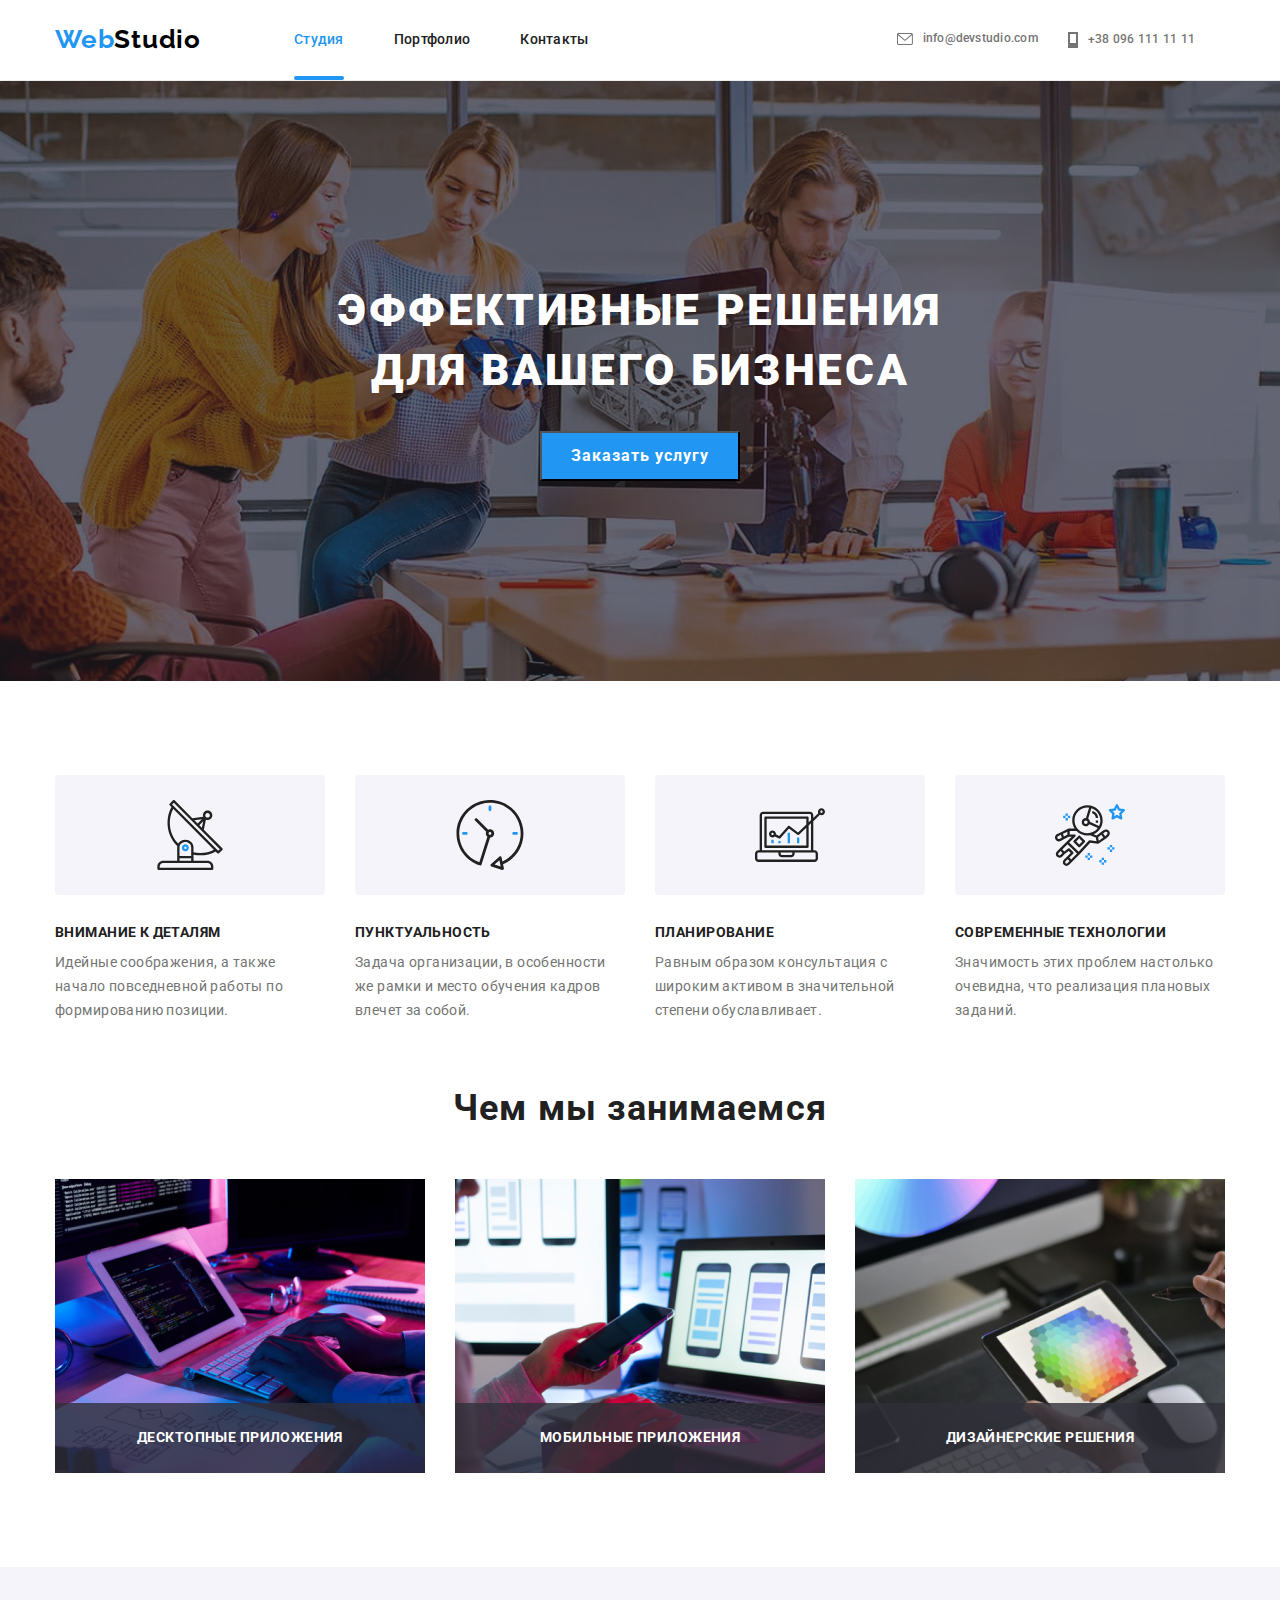
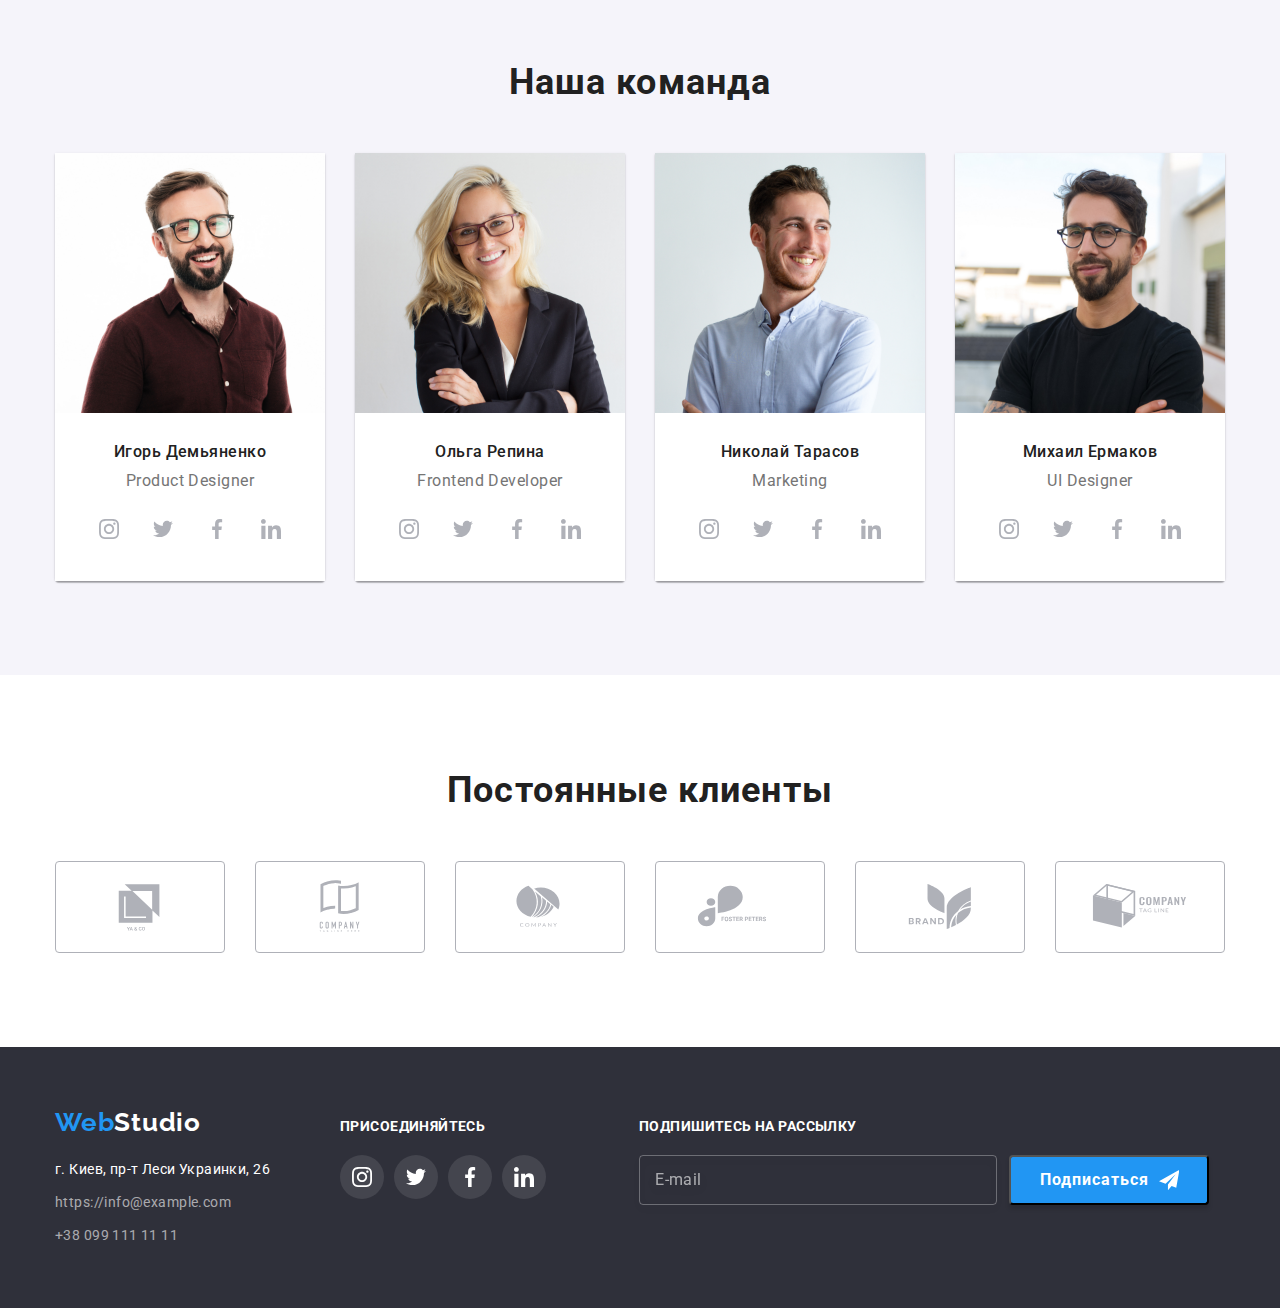
<file: index.html>
<!DOCTYPE html>
<html lang="ru">

<head>
    <meta charset="UTF-8">
    <meta http-equiv="X-UA-Compatible" content="IE=edge">
    <meta name="viewport" content="width=device-width, initial-scale=1.0">
    <title>Document</title>
    <link rel="preconnect" href="https://fonts.googleapis.com">
    <link rel="preconnect" href="https://fonts.gstatic.com" crossorigin>
    <link
        href="https://fonts.googleapis.com/css2?family=Raleway:wght@700&family=Roboto:wght@400;500;700;900&display=swap"
        rel="stylesheet">
    <link rel="stylesheet"
        href="https://cdnjs.cloudflare.com/ajax/libs/modern-normalize/1.1.0/modern-normalize.min.css">
    <link rel="stylesheet" href="./css/main.min.css">
</head>

<body>
    <!-- Шапка сайта  -->
    <header class="header">
        <div class="container header__container">
            <nav class="menu">
                <a class="link logo menu__logo" href="./index.html">Web<span class="menu__logo-dark">Studio</span></a>
                <ul class="list navigation">
                    <li class="navigation__item"><a class="link navigation__link navigation__link-active"
                            href="./index.html">Студия</a></li>
                    <li class="navigation__item"><a class="link navigation__link" href="./portfolio.html">Портфолио</a>
                    </li>
                    <li class="navigation__item"><a class="link navigation__link" href="">Контакты</a></li>
                </ul>
            </nav>
            <ul class="list contacts header__contacts">
                <li class="contacts__item"><a class="link contacts__link" href="mailto:http://info@devstudio.com">
                        <svg class="contacts__icon" width="16" height="12">
                            <use href="./images/icons.svg#icon-mail"></use>
                        </svg>
                        info@devstudio.com</a></li>
                <li class="contacts__item"><a class="link contacts__link" href="tel:+380961111111">
                        <svg class="contacts__icon" width="10" height="16">
                            <use href="./images/icons.svg#icon-tel"></use>
                        </svg>
                        +38 096 111 11 11</a></li>
            </ul>
            <button type="button" 
                class="menu__btn" >
                <svg 
                    width="40" 
                    height="40"
                    aria-label="Переключатель мобильного меню"
                >
                    <use class="menu__btn-icon-menu" href="./images/icons.svg#icon-mob-menu"></use>
                </svg>
            </button>
        </div>
        <div class="menu-mob is-hidden">
            <div class="container">
                <div class="menu-mob__top">
                    <button type="button" class="menu__btn-close">
                        <svg width="40" height="40" aria-label="Переключатель мобильного меню">
                            <use class="menu__btn-icon-close" href="./images/icons.svg#icon-close"></use>
                        </svg>
                    </button>
                    <ul class="list menu-mob__list">
                        <li class="menu-mob__item"><a class="link menu-mob__link menu-mob__link-active"
                                href="./index.html">Студия</a>
                        </li>
                        <li class="menu-mob__item"><a class="link menu-mob__link" href="./portfolio.html">Портфолио</a></li>
                        <li class="menu-mob__item"><a class="link menu-mob__link" href="">Контакты</a></li>
                    </ul>
                </div>
                <div class="menu-mob__bottom">
                    <ul class="list menu-mob__contacts">
                        <li class="menu-mob__contacts__item"><a class="link menu-mob__contacts__tel"
                                href="tel:+380961111111">
                                +38 096 111 11 11</a></li>
                        <li class="menu-mob__contacts__item"><a class="link menu-mob__contacts__mail"
                                href="mailto:http://info@devstudio.com">
                                info@devstudio.com</a></li>
                    </ul>
                    <ul class="list menu-mob__social__list">
                        <li class="menu-mob__social__item">Instagram</li>
                        <li class="menu-mob__social__item">Twitter</li>
                        <li class="menu-mob__social__item">Facebook</li>
                        <li class="menu-mob__social__item">LinkedIn</li>
                    </ul>
                </div>
            </div>
        </div>
    </header>

    <main>
        <!-- Секция с кнопкой -->
        <section class="overlay">
            <div class="container overlay__container">
                <h1 class="overlay__title">Эффективные решения для вашего бизнеса</h1>
                <button class="overlay__btn button" type="button" data-modal-open>Заказать услугу</button>
            </div>
        </section>


        <!-- Секция с нашими осебенностями -->
        <section class="section">
            <div class="container">
                <h2 class="visually-hidden">Особенности</h2>
                <ul class="list features">
                    <li class="features__item">
                        <div class="features__box">
                            <svg class="section-item-icon" width="70" height="70">
                                <use href="./images/icons.svg#icon-antenna"></use>
                            </svg>
                        </div>
                        <h3 class="features__title">Внимание к деталям</h3>
                        <p class="features__text">Идейные соображения, а также начало повседневной работы по
                            формированию
                            позиции.</p>
                    </li>
                    <li class="features__item">
                        <div class="features__box">
                            <svg class="section-item-icon" width="70" height="70">
                                <use href="./images/icons.svg#icon-clock"></use>
                            </svg>
                        </div>
                        <h3 class="features__title">Пунктуальность</h3>
                        <p class="features__text">Задача организации, в особенности же рамки и место обучения кадров
                            влечет за
                            собой.</p>
                    </li>
                    <li class="features__item">
                        <div class="features__box">
                            <svg class="section-item-icon" width="70" height="70">
                                <use href="./images/icons.svg#icon-diagram"></use>
                            </svg>
                        </div>
                        <h3 class="features__title">Планирование</h3>
                        <p class="features__text">Равным образом консультация с широким активом в значительной степени
                            обуславливает.</p>
                    </li>
                    <li class="features__item">
                        <div class="features__box">
                            <svg class="section-item-icon" width="70" height="70">
                                <use href="./images/icons.svg#icon-astronaut"></use>
                            </svg>
                        </div>
                        <h3 class="features__title">Современные технологии</h3>
                        <p class="features__text">Значимость этих проблем настолько очевидна, что реализация плановых
                            заданий.
                        </p>
                    </li>
                </ul>
            </div>
        </section>

        <!-- Секция чем мы занимаемся -->
        <section class="section section-padding-not">
            <div class="container">
                <h3 class="section__title section__title-mb">Чем мы занимаемся</h3>
                <ul class="list about">
                    <li class="about__item">
                        <picture>
                            <source srcset="
                                ./images/box/box.jpg 1x,
                                ./images/box/box-2x.jpg 2x
                            ">
                            <img src="./images/box/box-2x.jpg" alt="Человек печатает на клавиатуре" width="370">
                        </picture>
                        <p class="about__text">Десктопные приложения</p>
                    </li>

                    <li class="about__item">
                        <picture>
                            <source srcset="
                                ./images/box/box2.jpg 1x,
                                ./images/box/box2-2x.jpg 2x
                            ">
                            <img src="./images/box/box2-2x.jpg" alt="Человек с телефоном возле ноутбука" width="370">
                        </picture>
                        <p class="about__text">Мобильные приложения</p>
                    </li>

                    <li class="about__item">
                        <picture>
                            <source srcset="
                                ./images/box/box3.jpg 1x,
                                ./images/box/box3-2x.jpg 2x
                            ">
                            <img src="./images/box/box3-2x.jpg" alt="Человек с планшетом в руках" width="370">
                        </picture>
                        <p class="about__text">Дизайнерские решения</p>
                    </li>
                </ul>
            </div>
        </section>

        <!-- Секция наша команда -->
        <section class="section section-background">
            <div class="container">
                <h3 class="section__title section__title-mb">Наша команда</h3>
                <ul class="list team">
                    <li class="list team__item">
                        <picture>
                            <source srcset="
                                ./images/team/team-card-1-des.jpg 1x,
                                ./images/team/team-card-1-des-2x.jpg 2x
                            " media="(min-width: 1200px)">
                            <source srcset="
                                ./images/team/team-card-1-tab.jpg 1x,
                                ./images/team/team-card-1-tab-2x.jpg 2x
                            " 
                            media="(min-width: 768px)">
                            <source srcset="
                                ./images/team/team-card-1-mob.jpg 1x,
                                ./images/team/team-card-1-mob-2x.jpg 2x
                            " media="(min-width: 320px)">
                            <img 
                                src="./images/team/team-card-1-mob-2x.jpg" 
                                alt="Игорь Демьяненко">
                        </picture>
                        <div class="team__box">
                            <h4 class="team__title">Игорь Демьяненко</h4>
                            <p class="team__text" lang="en">Product Designer</p>
                            <ul class="list social">
                                <li class="social__item">
                                    <a href="" class="social__link">
                                        <svg class="social__icon" width="20" height=" 20">
                                            <use href="./images/icons.svg#icon-instagram"></use>
                                        </svg>
                                    </a>
                                </li>
                                <li class="social__item">
                                    <a href="" class="social__link">
                                        <svg class="social__icon" width="20" height=" 20">
                                            <use href="./images/icons.svg#icon-twitter"></use>
                                        </svg>
                                    </a>
                                </li>
                                <li class="social__item">
                                    <a href="" class="social__link">
                                        <svg class="social__icon" width="20" height=" 20">
                                            <use href="./images/icons.svg#icon-facebook"></use>
                                        </svg>
                                    </a>
                                </li>
                                <li class="social__item">
                                    <a href="" class="social__link">
                                        <svg class="social__icon" width="20" height=" 20">
                                            <use href="./images/icons.svg#icon-linkedin"></use>
                                        </svg>
                                    </a>
                                </li>
                            </ul>
                        </div>
                    </li>

                    <li class="list team__item">
                        <picture>
                            <source srcset="
                                ./images/team/team-card-2-des.jpg 1x,
                                ./images/team/team-card-2-des-2x.jpg 2x
                            " media="(min-width: 1200px)">
                            <source srcset="
                                ./images/team/team-card-2-tab.jpg 1x,
                                ./images/team/team-card-2-tab-2x.jpg 2x
                            " media="(min-width: 768px)"
                            >
                            <source srcset="
                                ./images/team/team-card-2-mob.jpg 1x,
                                ./images/team/team-card-2-mob-2x.jpg 2x
                            " media="(min-width: 320px)">
                            <img src="./images/team/team-card-2-mob-2x.jpg" alt="Ольга Репина">
                        </picture>
                        <div class="team__box">
                            <h4 class="team__title">Ольга Репина</h4>
                            <p class="team__text" lang="en">Frontend Developer</p>
                            <ul class="list social">
                                <li class="social__item">
                                    <a href="" class="social__link">
                                        <svg class="social__icon" width="20" height="20">
                                            <use href="./images/icons.svg#icon-instagram"></use>
                                        </svg>
                                    </a>
                                </li>
                                <li class="social__item">
                                    <a href="" class="social__link">
                                        <svg class="social__icon" width="20" height="20">
                                            <use href="./images/icons.svg#icon-twitter"></use>
                                        </svg>
                                    </a>
                                </li>
                                <li class="social__item">
                                    <a href="" class="social__link">
                                        <svg class="social__icon" width="20" height="20">
                                            <use href="./images/icons.svg#icon-facebook"></use>
                                        </svg>
                                    </a>
                                </li>
                                <li class="social__item">
                                    <a href="" class="social__link">
                                        <svg class="social__icon" width="20" height="20">
                                            <use href="./images/icons.svg#icon-linkedin"></use>
                                        </svg>
                                    </a>
                                </li>
                            </ul>
                        </div>
                    </li>

                    <li class="list team__item">
                        <picture>
                            <source srcset="
                                ./images/team/team-card-3-des.jpg 1x,
                                ./images/team/team-card-3-des-2x.jpg 2x
                            " media="(min-width: 1200px)">
                            <source srcset="
                                ./images/team/team-card-3-tab.jpg 1x,
                                ./images/team/team-card-3-tab-2x.jpg 2x
                            " media="(min-width: 768px)"
                            >
                            <source srcset="
                                ./images/team/team-card-3-mob.jpg 1x,
                                ./images/team/team-card-3-mob-2x.jpg 2x
                            " media="(min-width: 320px)">
                            <img src="./images/team/team-card-3-mob-2x.jpg" alt="Николай Тарасов">
                        </picture>
                        <div class="team__box">
                            <h4 class="team__title">Николай Тарасов</h4>
                            <p class="team__text" lang="en">Marketing</p>
                            <ul class="list social">
                                <li class="social__item">
                                    <a href="" class="social__link">
                                        <svg class="social__icon" width="20" height=" 20">
                                            <use href="./images/icons.svg#icon-instagram"></use>
                                        </svg>
                                    </a>
                                </li>
                                <li class="social__item">
                                    <a href="" class="social__link">
                                        <svg class="social__icon" width="20" height=" 20">
                                            <use href="./images/icons.svg#icon-twitter"></use>
                                        </svg>
                                    </a>
                                </li>
                                <li class="social__item">
                                    <a href="" class="social__link">
                                        <svg class="social__icon" width="20" height=" 20">
                                            <use href="./images/icons.svg#icon-facebook"></use>
                                        </svg>
                                    </a>
                                </li>
                                <li class="social__item">
                                    <a href="" class="social__link">
                                        <svg class="social__icon" width="20" height=" 20">
                                            <use href="./images/icons.svg#icon-linkedin"></use>
                                        </svg>
                                    </a>
                                </li>
                            </ul>
                        </div>
                    </li>

                    <li class="list team__item">
                        <picture>
                            <source srcset="
                                ./images/team/team-card-4-des.jpg 1x,
                                ./images/team/team-card-4-des-2x.jpg 2x
                            " media="(min-width: 1200px)">
                            <source srcset="
                                ./images/team/team-card-4-tab.jpg 1x,
                                ./images/team/team-card-4-tab-2x.jpg 2x
                            " media="(min-width: 768px)"
                            >
                            <source srcset="
                                ./images/team/team-card-4-mob.jpg 1x,
                                ./images/team/team-card-4-mob-2x.jpg 2x
                            " media="(min-width: 320px)">
                            <img src="./images/team/team-card-4-mob-2x.jpg" alt="Михаил Ермаков">
                        </picture>
                        <div class="team__box">
                            <h4 class="team__title">Михаил Ермаков</h4>
                            <p class="team__text" lang="en">UI Designer</p>
                            <ul class="list social">
                                <li class="social__item">
                                    <a href="" class="social__link">
                                        <svg class="social__icon" width="20" height=" 20">
                                            <use href="./images/icons.svg#icon-instagram"></use>
                                        </svg>
                                    </a>
                                </li>
                                <li class="social__item">
                                    <a href="" class="social__link">
                                        <svg class="social__icon" width="20" height=" 20">
                                            <use href="./images/icons.svg#icon-twitter"></use>
                                        </svg>
                                    </a>
                                </li>
                                <li class="social__item">
                                    <a href="" class="social__link">
                                        <svg class="social__icon" width="20" height=" 20">
                                            <use href="./images/icons.svg#icon-facebook"></use>
                                        </svg>
                                    </a>
                                </li>
                                <li class="social__item">
                                    <a href="" class="social__link">
                                        <svg class="social__icon" width="20" height=" 20">
                                            <use href="./images/icons.svg#icon-linkedin"></use>
                                        </svg>
                                    </a>
                                </li>
                            </ul>
                        </div>
                    </li>
                </ul>
            </div>
        </section>

        <!-- Постоянные клиенты -->
        <section class="section">
            <div class="container">
                <h3 class="section__title section__title-mb">Постоянные клиенты</h3>
                <ul class="client list">
                    <li class="client__item">
                        <a href="" class="client__link">
                            <svg class="client__icon" width="106" height=" 60">
                                <use href="./images/icons.svg#icon-client-1"></use>
                            </svg>
                        </a>
                    </li>
                    <li class="client__item">
                        <a href="" class="client__link">
                            <svg class="client__icon" width="106" height=" 60">
                                <use href="./images/icons.svg#icon-client-2"></use>
                            </svg>
                        </a>
                    </li>
                    <li class="client__item">
                        <a href="" class="client__link">
                            <svg class="client__icon" width="106" height=" 60">
                                <use href="./images/icons.svg#icon-client-3"></use>
                            </svg>
                        </a>
                    </li>
                    <li class="client__item">
                        <a href="" class="client__link">
                            <svg class="client__icon" width="106" height=" 60">
                                <use href="./images/icons.svg#icon-client-4"></use>
                            </svg>
                        </a>
                    </li>
                    <li class="client__item">
                        <a href="" class="client__link">
                            <svg class="client__icon" width="106" height=" 60">
                                <use href="./images/icons.svg#icon-client-5"></use>
                            </svg>
                        </a>
                    </li>
                    <li class="client__item">
                        <a href="" class="client__link">
                            <svg class="client__icon" width="106" height=" 60">
                                <use href="./images/icons.svg#icon-client-6"></use>
                            </svg>
                        </a>
                    </li>
                </ul>
            </div>
        </section>
    </main>

    <!-- Футер -->
    <footer class="footer">
        <div class="container footer__container">
            <div class="footer__box">
                <a class="link logo footer__logo" href="./index.html">Web<span
                        class="footer__logo-light">Studio</span></a>
                <address class="address">
                    <ul class="address__list list">
                        <li class="address__item">
                            <a class="address__map link" href="#">г. Киев, пр-т Леси Украинки, 26</a>
                        </li>
                        <li class="address__item">
                            <a class="address__link link"
                                href="mailto:https://info@example.com">https://info@example.com</a>
                        </li>
                        <li class="address__item">
                            <a class="address__link link" href="tel:+380991111111">+38 099 111 11 11</a>
                        </li>
                    </ul>
                </address>
            </div>

            <!-------------- social link ----------------->

            <div class="footer__box">
                <p class="footer__title">присоединяйтесь</p>
                <ul class="social social-pad-mar-not list">
                    <li class="social__item">
                        <a href="" class="social__link social__link-dark">
                            <svg class="social__icon-dark" width="20" height="20">
                                <use href="./images/icons.svg#icon-instagram"></use>
                            </svg>
                        </a>
                    </li>
                    <li class="social__item">
                        <a href="" class="social__link social__link-dark">
                            <svg class="social__icon-dark" width="20" height=" 20">
                                <use href="./images/icons.svg#icon-twitter"></use>
                            </svg>
                        </a>
                    </li>
                    <li class="social__item">
                        <a href="" class="social__link social__link-dark">
                            <svg class="social__icon-dark" width="20" height=" 20">
                                <use href="./images/icons.svg#icon-facebook"></use>
                            </svg>
                        </a>
                    </li>
                    <li class="social__item">
                        <a href="" class="social__link social__link-dark">
                            <svg class="social__icon-dark" width="20" height=" 20">
                                <use href="./images/icons.svg#icon-linkedin"></use>
                            </svg>
                        </a>
                    </li>
                </ul>
            </div>

            <!-----------mailing--------->

            <div class="footer__box">
                <p class="footer__title">Подпишитесь на рассылку</p>
                <form action="#" class="mailing">
                    <label for="mailing__input">
                        <input type="email" name="email-mailing" id="email-mailing" class="mailing__input"
                            placeholder="E-mail" required>
                    </label>
                    <button class="button mailing__btn" type="submit">
                        <span>
                            Подписаться
                        </span>
                        <svg class="button__icon" width="24" height="24">
                            <use href=" ./images/icons.svg#icon-send"></use>
                        </svg>
                    </button>
                </form>
            </div>
        </div>
    </footer>

    <!-- Модальное окно -->

    <div class="backdrop is-hidden" data-modal>
        <div class="modal">
            <button type="button" class="modal__close" data-modal-close>
                <svg class="modal__icon" width="18" height="18">
                    <use href="./images/icons.svg#icon-close"></use>
                </svg>
            </button>
            <p class="modal__text">Оставьте свои данные, мы вам перезвоним</p>
            <form action="#" class="form">
                <div class="form__field">
                    <label for="user-name" class="form__text">Имя</label>
                    <div class="form__wrap">
                        <input type="text" name="user-name" id="user-name" class="form__input" required minlength="2">
                        <svg class="form__icon" width="18" height="18">
                            <use href="./images//icons.svg#icon-person-modal"></use>
                        </svg>
                    </div>
                </div>
                <div class="form__field">
                    <label for="user-tel" class="form__text">Телефон</label>
                    <div class="form__wrap">
                        <input type="tel" name="user-tel" id="user-tel" class="form__input" required>
                        <svg class="form__icon" width="18" height="18">
                            <use href="./images//icons.svg#icon-phone-modal"></use>
                        </svg>
                    </div>
                </div>
                <div class="form__field">
                    <label for="user-email" class="form__text">Почта</label>
                    <div class="form__wrap">
                        <input type="email" name="user-email" id="user-email" class="form__input" required>
                        <svg class="form__icon" width="18" height="18">
                            <use href="./images//icons.svg#icon-email-modal"></use>
                        </svg>
                    </div>
                </div>
                <div class="form__field">
                    <label for="user-comment" class="form__text">Комментарий</label>
                    <textarea name="user-comment" id="user-comment" class="form__textarea"
                        placeholder="Введите текст"></textarea>
                </div>

                <div class="modal__checkbox">
                    <input type="checkbox" name="policy" id="policy" class="modal__check visually-hidden" required>
                    <label for="policy" class="check__text"><span class="check__item">
                            <svg class="check__icon" width="11" height="8">
                                <use href="./images/icons.svg#icon-check"></use>
                            </svg>
                        </span>
                        Соглашаюсь с рассылкой и принимаю&nbsp; <a href="" class="policy__link">Условия договора</a>
                    </label>
                </div>
                <button class="button form__btn" type="submit">Отправить</button>

            </form>
        </div>
    </div>

    <script defer src="js/mobile-menu.js"></script>
    <script defer src="js/modal.js"></script>
</body>

</html>
</file>
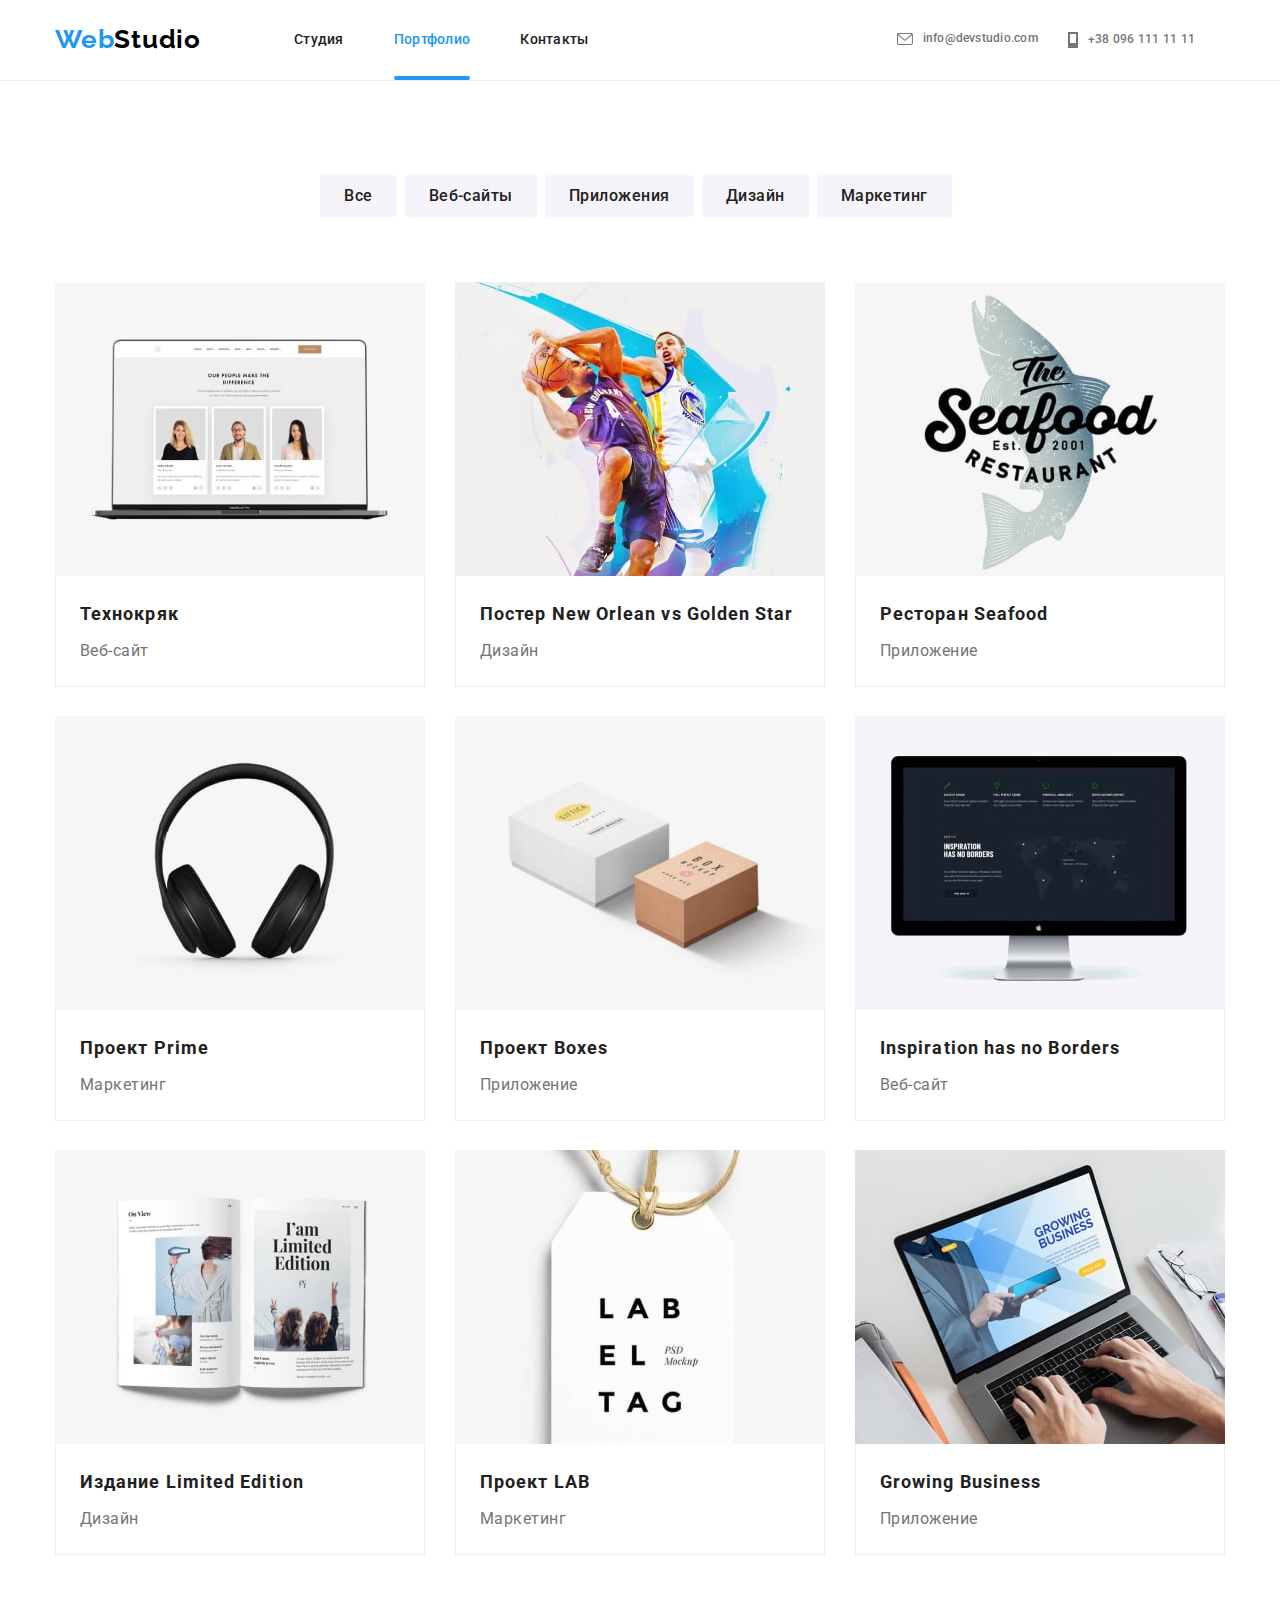
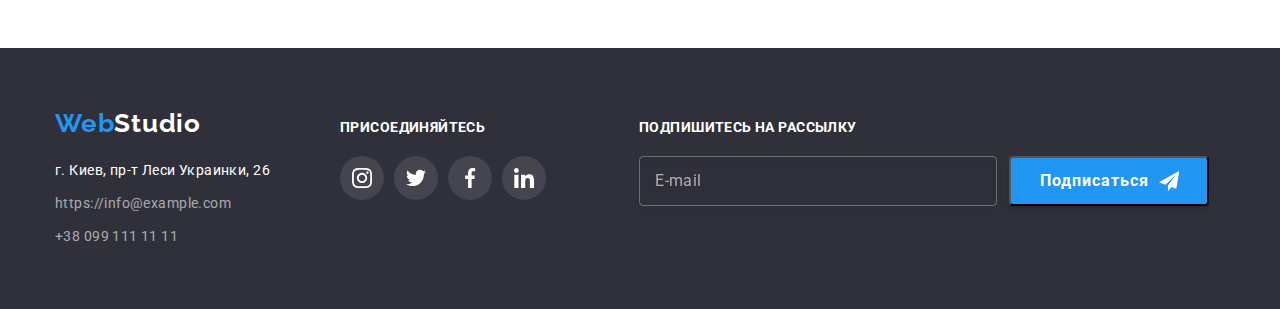
<file: portfolio.html>
<!DOCTYPE html>
<html lang="ru">

<head>
    <meta charset="UTF-8">
    <meta http-equiv="X-UA-Compatible" content="IE=edge">
    <meta name="viewport" content="width=device-width, initial-scale=1.0">
    <title>Document</title>
    <link rel="preconnect" href="https://fonts.googleapis.com">
    <link rel="preconnect" href="https://fonts.gstatic.com" crossorigin>
    <link
        href="https://fonts.googleapis.com/css2?family=Raleway:wght@700&family=Roboto:wght@400;500;700;900&display=swap"
        rel="stylesheet">
    <link rel="stylesheet"
        href="https://cdnjs.cloudflare.com/ajax/libs/modern-normalize/1.1.0/modern-normalize.min.css">
    <link rel="stylesheet" href="./css/main.min.css">
</head>

<body>
    <!-- Шапка сайта  -->
    <header class="header">
        <div class="container header__container">
            <nav class="menu">
                <a class="link logo menu__logo" href="./index.html">Web<span class="menu__logo-dark">Studio</span></a>
                <ul class="list navigation">
                    <li class="navigation__item"><a class="link navigation__link"
                            href="./index.html">Студия</a></li>
                    <li class="navigation__item"><a class="link navigation__link navigation__link-active" href="./portfolio.html">Портфолио</a>
                    </li>
                    <li class="navigation__item"><a class="link navigation__link" href="">Контакты</a></li>
                </ul>
            </nav>
            <ul class="list contacts header__contacts">
                <li class="contacts__item"><a class="link contacts__link" href="mailto:http://info@devstudio.com">
                        <svg class="contacts__icon" width="16" height="12">
                            <use href="./images/icons.svg#icon-mail"></use>
                        </svg>
                        info@devstudio.com</a></li>
                <li class="contacts__item"><a class="link contacts__link" href="tel:+380961111111">
                        <svg class="contacts__icon" width="10" height="16">
                            <use href="./images/icons.svg#icon-tel"></use>
                        </svg>
                        +38 096 111 11 11</a></li>
            </ul>
            <button type="button" class="menu__btn">
                <svg width="40" height="40" aria-label="Переключатель мобильного меню">
                    <use class="menu__btn-icon-menu" href="./images/icons.svg#icon-mob-menu"></use>
                </svg>
            </button>
        </div>
        <div class="menu-mob is-hidden">
            <div class="container">
                <div class="menu-mob__top">
                    <button type="button" class="menu__btn-close">
                        <svg width="40" height="40" aria-label="Переключатель мобильного меню">
                            <use class="menu__btn-icon-close" href="./images/icons.svg#icon-close"></use>
                        </svg>
                    </button>
                    <ul class="list menu-mob__list">
                        <li class="menu-mob__item"><a class="link menu-mob__link menu-mob__link-active"
                                href="./index.html">Студия</a>
                        </li>
                        <li class="menu-mob__item"><a class="link menu-mob__link" href="./portfolio.html">Портфолио</a></li>
                        <li class="menu-mob__item"><a class="link menu-mob__link" href="">Контакты</a></li>
                    </ul>
                </div>
                <div class="menu-mob__bottom">
                    <ul class="list menu-mob__contacts">
                        <li class="menu-mob__contacts__item"><a class="link menu-mob__contacts__tel"
                                href="tel:+380961111111">
                                +38 096 111 11 11</a></li>
                        <li class="menu-mob__contacts__item"><a class="link menu-mob__contacts__mail"
                                href="mailto:http://info@devstudio.com">
                                info@devstudio.com</a></li>
                    </ul>
                    <ul class="list menu-mob__social__list">
                        <li class="menu-mob__social__item">Instagram</li>
                        <li class="menu-mob__social__item">Twitter</li>
                        <li class="menu-mob__social__item">Facebook</li>
                        <li class="menu-mob__social__item">LinkedIn</li>
                    </ul>
                </div>
            </div>
        </div>
    </header>

    <main>
        <!-- Фильтры -->
        <section class="section">
            <div class="container">
                <h1 class="visually-hidden">Портфолио</h1>
                <ul class="filters section__filters list">
                    <li class="filters__item"><button class="filters__btn button" type="button">Все</button></li>
                    <li class="filters__item"><button class="filters__btn button" type="button">Веб-сайты</button></li>
                    <li class="filters__item"><button class="filters__btn button" type="button">Приложения</button></li>
                    <li class="filters__item"><button class="filters__btn button" type="button">Дизайн</button></li>
                    <li class="filters__item"><button class="filters__btn button" type="button">Маркетинг</button></li>
                </ul>
                <ul class="portfolio section__portfolio list">
                    <li class="portfolio__item">
                        <a class="portfolio__link link" href="">
                            <div class="portfolio__wrap">
                                <picture>
                                    <source srcset="
                                        ./images/project/project-1-des.jpg 1x,
                                        ./images/project/project-1-des-2x.jpg 2x
                                    " media="(min-width: 1200px)">
                                    <source srcset="
                                        ./images/project/project-1-tab.jpg 1x,
                                        ./images/project/project-1-tab-2x.jpg 2x
                                    " media="(min-width: 768px)">
                                    <source srcset="
                                        ./images/project/project-1-mob.jpg 1x,
                                        ./images/project/project-1-mob-2x.jpg 2x
                                    " media="(min-width: 320px)">
                                    <img src="./images/project/project-1-des-2x.jpg" alt="ноутбук">
                                </picture>
                                <p class="portfolio__wrap-text">
                                Технокряк это современная площадка распространения коронавируса. Компании используют эту платформу для цифрового
                                шпионажа и атак на защищённые сервера конкурентов.
                                </p>
                            </div>
                            <div class="portfolio__box">
                                <h2 class="portfolio__title">Технокряк</h2>
                                <p class="portfolio__text">Веб-сайт</p>
                            </div>
                        </a>
                    </li>
                    <li class="portfolio__item">
                        <a class="portfolio__link link" href="">
                            <div class="portfolio__wrap">
                                <picture>
                                    <source srcset="
                                        ./images/project/project-2-des.jpg 1x,
                                        ./images/project/project-2-des-2x.jpg 2x
                                    " media="(min-width: 1200px)">
                                    <source srcset="
                                        ./images/project/project-2-tab.jpg 1x,
                                        ./images/project/project-2-tab-2x.jpg 2x
                                    " media="(min-width: 768px)">
                                    <source srcset="
                                        ./images/project/project-2-mob.jpg 1x,
                                        ./images/project/project-2-mob-2x.jpg 2x
                                    " media="(min-width: 320px)">
                                    <img src="./images/project/project-2-des-2x.jpg" alt="баскетболисты">
                                </picture>
                                <p class="portfolio__wrap-text">
                                    Технокряк это современная площадка распространения коронавируса. Компании используют эту платформу для цифрового
                                    шпионажа и атак на защищённые сервера конкурентов.
                                </p>
                            </div>
                            <div class="portfolio__box">
                                <h2 class="portfolio__title">Постер New Orlean vs Golden Star</h2>
                                <p class="portfolio__text">Дизайн</p>
                            </div>
                        </a>
                    </li>
                    <li class="portfolio__item">
                        <a class="portfolio__link link" href="">
                            <div class="portfolio__wrap">
                                <picture>
                                    <source srcset="
                                        ./images/project/project-3-des.jpg 1x,
                                        ./images/project/project-3-des-2x.jpg 2x
                                    " media="(min-width: 1200px)">
                                    <source srcset="
                                        ./images/project/project-3-tab.jpg 1x,
                                        ./images/project/project-3-tab-2x.jpg 2x
                                    " media="(min-width: 768px)">
                                    <source srcset="
                                        ./images/project/project-3-mob.jpg 1x,
                                        ./images/project/project-3-mob-2x.jpg 2x
                                    " media="(min-width: 320px)">
                                    <img src="./images/project/project-3-des-2x.jpg" alt="название ресторана">
                                </picture>
                                <p class="portfolio__wrap-text">
                                    Технокряк это современная площадка распространения коронавируса. Компании используют эту платформу для цифрового
                                    шпионажа и атак на защищённые сервера конкурентов.
                                </p>
                            </div>
                            <div class="portfolio__box">
                                <h2 class="portfolio__title">Ресторан Seafood</h2>
                                <p class="portfolio__text">Приложение</p>
                            </div>
                        </a>
                    </li>
                    <li class="portfolio__item">
                        <a class="portfolio__link link" href="">
                            <div class="portfolio__wrap">
                                <picture>
                                    <source srcset="
                                        ./images/project/project-4-des.jpg 1x,
                                        ./images/project/project-4-des-2x.jpg 2x
                                    " media="(min-width: 1200px)">
                                    <source srcset="
                                        ./images/project/project-4-tab.jpg 1x,
                                        ./images/project/project-4-tab-2x.jpg 2x
                                    " media="(min-width: 768px)">
                                    <source srcset="
                                        ./images/project/project-4-mob.jpg 1x,
                                        ./images/project/project-4-mob-2x.jpg 2x
                                    " media="(min-width: 320px)">
                                    <img src="./images/project/project-4-des-2x.jpg" alt="наушники">
                                </picture>
                                <p class="portfolio__wrap-text">
                                    Технокряк это современная площадка распространения коронавируса. Компании используют эту платформу для цифрового
                                    шпионажа и атак на защищённые сервера конкурентов.
                                </p>
                            </div>
                            <div class="portfolio__box">
                                <h2 class="portfolio__title">Проект Prime</h2>
                                <p class="portfolio__text">Маркетинг</p>
                            </div>
                        </a>
                    </li>
                    <li class="portfolio__item">
                        <a class="portfolio__link link" href="">
                            <div class="portfolio__wrap">
                                <picture>
                                    <source srcset="
                                        ./images/project/project-5-des.jpg 1x,
                                        ./images/project/project-5-des-2x.jpg 2x
                                    " media="(min-width: 1200px)">
                                    <source srcset="
                                        ./images/project/project-5-tab.jpg 1x,
                                        ./images/project/project-5-tab-2x.jpg 2x
                                    " media="(min-width: 768px)">
                                    <source srcset="
                                        ./images/project/project-5-mob.jpg 1x,
                                        ./images/project/project-5-mob-2x.jpg 2x
                                    " media="(min-width: 320px)">
                                    <img src="./images/project/project-5-des-2x.jpg" alt="коробки">
                                </picture>
                                <p class="portfolio__wrap-text">
                                    Технокряк это современная площадка распространения коронавируса. Компании используют эту платформу для цифрового
                                    шпионажа и атак на защищённые сервера конкурентов.
                                </p>
                            </div>
                            <div class="portfolio__box">
                                <h2 class="portfolio__title">Проект Boxes</h2>
                                <p class="portfolio__text">Приложение</p>
                            </div>
                        </a>
                    </li>
                    <li class="portfolio__item">
                        <a class="portfolio__link link" href="">
                            <div class="portfolio__wrap">
                                <picture>
                                    <source srcset="
                                        ./images/project/project-6-des.jpg 1x,
                                        ./images/project/project-6-des-2x.jpg 2x
                                    " media="(min-width: 1200px)">
                                    <source srcset="
                                        ./images/project/project-6-tab.jpg 1x,
                                        ./images/project/project-6-tab-2x.jpg 2x
                                    " media="(min-width: 768px)">
                                    <source srcset="
                                        ./images/project/project-6-mob.jpg 1x,
                                        ./images/project/project-6-mob-2x.jpg 2x
                                    " media="(min-width: 320px)">
                                    <img src="./images/project/project-6-des-2x.jpg" alt="монитор">
                                </picture>
                                <p class="portfolio__wrap-text">
                                    Технокряк это современная площадка распространения коронавируса. Компании используют эту платформу для цифрового
                                    шпионажа и атак на защищённые сервера конкурентов.
                                </p>
                            </div>
                            <div class="portfolio__box">
                                <h2 class="portfolio__title">Inspiration has no Borders</h2>
                                <p class="portfolio__text">Веб-сайт</p>
                            </div>
                        </a>
                    </li>
                    <li class="portfolio__item">
                        <a class="portfolio__link link" href="">
                            <div class="portfolio__wrap">
                                <picture>
                                    <source srcset="
                                        ./images/project/project-7-des.jpg 1x,
                                        ./images/project/project-7-des-2x.jpg 2x
                                    " media="(min-width: 1200px)">
                                    <source srcset="
                                        ./images/project/project-7-tab.jpg 1x,
                                        ./images/project/project-7-tab-2x.jpg 2x
                                    " media="(min-width: 768px)">
                                    <source srcset="
                                        ./images/project/project-7-mob.jpg 1x,
                                        ./images/project/project-7-mob-2x.jpg 2x
                                    " media="(min-width: 320px)">
                                    <img src="./images/project/project-7-des-2x.jpg" alt="книга">
                                </picture>
                                <p class="portfolio__wrap-text">
                                    Технокряк это современная площадка распространения коронавируса. Компании используют эту платформу для цифрового
                                    шпионажа и атак на защищённые сервера конкурентов.
                                </p>
                            </div>
                            <div class="portfolio__box">
                                <h2 class="portfolio__title">Издание Limited Edition</h2>
                                <p class="portfolio__text">Дизайн</p>
                            </div>
                        </a>
                    </li>
                    <li class="portfolio__item">
                        <a class="portfolio__link link" href="">
                            <div class="portfolio__wrap">
                                <picture>
                                    <source srcset="
                                        ./images/project/project-8-des.jpg 1x,
                                        ./images/project/project-8-des-2x.jpg 2x
                                    " media="(min-width: 1200px)">
                                    <source srcset="
                                        ./images/project/project-8-tab.jpg 1x,
                                        ./images/project/project-8-tab-2x.jpg 2x
                                    " media="(min-width: 768px)">
                                    <source srcset="
                                        ./images/project/project-8-mob.jpg 1x,
                                        ./images/project/project-8-mob-2x.jpg 2x
                                    " media="(min-width: 320px)">
                                    <img src="./images/project/project-8-des-2x.jpg" alt="бирка">
                                </picture>
                                <p class="portfolio__wrap-text">
                                    Технокряк это современная площадка распространения коронавируса. Компании используют эту платформу для цифрового
                                    шпионажа и атак на защищённые сервера конкурентов.
                                </p>
                            </div>
                            <div class="portfolio__box">
                                <h2 class="portfolio__title">Проект LAB</h2>
                                <p class="portfolio__text">Маркетинг</p>
                            </div>
                        </a>
                    </li>
                    <li class="portfolio__item">
                        <a class="portfolio__link link" href="">
                            <div class="portfolio__wrap">
                                <picture>
                                    <source srcset="
                                        ./images/project/project-9-des.jpg 1x,
                                        ./images/project/project-9-des-2x.jpg 2x
                                    " media="(min-width: 1200px)">
                                    <source srcset="
                                        ./images/project/project-9-tab.jpg 1x,
                                        ./images/project/project-9-tab-2x.jpg 2x
                                    " media="(min-width: 768px)">
                                    <source srcset="
                                        ./images/project/project-9-mob.jpg 1x,
                                        ./images/project/project-9-mob-2x.jpg 2x
                                    " media="(min-width: 320px)">
                                    <img src="./images/project/project-9-des-2x.jpg" alt="человек печатает на ноутбуке">
                                </picture>
                                <p class="portfolio__wrap-text">
                                    Технокряк это современная площадка распространения коронавируса. Компании используют эту платформу для цифрового
                                    шпионажа и атак на защищённые сервера конкурентов.
                                </p>
                            </div>
                            <div class="portfolio__box">
                                <h2 class="portfolio__title">Growing Business</h2>
                                <p class="portfolio__text">Приложение</p>
                            </div>
                        </a>
                    </li>
                </ul>
            </div>
        </section>
    </main>

    <!-- Футер -->
    <footer class="footer">
        <div class="container footer__container">
            <div class="footer__box">
                <a class="link logo footer__logo" href="./index.html">Web<span class="footer__logo-light">Studio</span></a>
                <address class="address">
                    <ul class="address__list list">
                        <li class="address__item">
                            <a class="address__map link" href="#">г. Киев, пр-т Леси Украинки, 26</a>
                        </li>
                        <li class="address__item">
                            <a class="address__link link"
                                href="mailto:https://info@example.com">https://info@example.com</a>
                        </li>
                        <li class="address__item">
                            <a class="address__link link" href="tel:+380991111111">+38 099 111 11 11</a>
                        </li>
                    </ul>
                </address>
            </div>
    
            <!-------------- social link ----------------->
    
            <div class="footer__box">
                <p class="footer__title">присоединяйтесь</p>
                <ul class="social social-pad-mar-not list">
                    <li class="social__item">
                        <a href="" class="social__link social__link-dark">
                            <svg class="social__icon-dark" width="20" height="20">
                                <use href="./images/icons.svg#icon-instagram"></use>
                            </svg>
                        </a>
                    </li>
                    <li class="social__item">
                        <a href="" class="social__link social__link-dark">
                            <svg class="social__icon-dark" width="20" height=" 20">
                                <use href="./images/icons.svg#icon-twitter"></use>
                            </svg>
                        </a>
                    </li>
                    <li class="social__item">
                        <a href="" class="social__link social__link-dark">
                            <svg class="social__icon-dark" width="20" height=" 20">
                                <use href="./images/icons.svg#icon-facebook"></use>
                            </svg>
                        </a>
                    </li>
                    <li class="social__item">
                        <a href="" class="social__link social__link-dark">
                            <svg class="social__icon-dark" width="20" height=" 20">
                                <use href="./images/icons.svg#icon-linkedin"></use>
                            </svg>
                        </a>
                    </li>
                </ul>
            </div>
    
            <!-----------mailing--------->
    
            <div class="footer__box">
                <p class="footer__title">Подпишитесь на рассылку</p>
                <form action="#" class="mailing">
                    <label for="mailing__input">
                        <input type="email" name="email-mailing" id="email-mailing" class="mailing__input"
                            placeholder="E-mail" required>
                    </label>
                    <button class="button mailing__btn" type="submit">
                        <span>
                            Подписаться
                        </span>
                        <svg class="button__icon" width="24" height="24">
                            <use href=" ./images/icons.svg#icon-send"></use>
                        </svg>
                    </button>
                </form>
            </div>
        </div>
    </footer>
    <script defer src="js/mobile-menu.js"></script>
</body>

</html>
</file>
<file: css/main.min.css>
.visually-hidden{position:absolute;width:1px;height:1px;margin:-1px;border:0;padding:0;white-space:nowrap;clip-path:inset(100%);clip:rect(0 0 0 0);overflow:hidden}.is-hidden{visibility:hidden;opacity:0;pointer-events:none}:root{--primary-title-color: #212121;--text-color: #757575;--link-text-color: #757575;--accent-color: #2196f3;--btn-color: #f5f4fa;--primary-btn-color: #2196f3;--second-btn-color: #188ce8;--text-btn-color: #212121;--second-text-btn-color: #ffffff;--primary-color: #ffffff;--footer-color: #2f303a}.social,.social__link,.modal__close,.modal__checkbox,.check__item,.about__text,.client,.client__link{display:flex;justify-content:center}body{background-color:var(--primary-color);font-family:"Roboto", sans-serif;font-size:14px;line-height:1.2;letter-spacing:0.03em}.list{list-style:none}.link{text-decoration:none}p,h1,h2,h3,h4,h5,h6{margin:0}ul{margin:0;padding:0}button{cursor:pointer;min-width:30px}img{display:block;max-width:100%;height:auto}.container{padding-left:15px;padding-right:15px;margin-left:auto;margin-right:auto}@media screen and (min-width: 480px){.container{width:480px}}@media screen and (min-width: 768px){.container{width:768px}}@media screen and (min-width: 1200px){.container{width:1200px}}.logo{font-family:Raleway;font-weight:700;font-size:24px;line-height:1.16;letter-spacing:.03em;text-decoration:none;color:var(--accent-color)}@media screen and (min-width: 1200px){.logo{font-weight:700;font-size:26px;line-height:1.19;letter-spacing:.03em}}.menu__logo-dark{color:#000}.footer__logo{display:block;margin-bottom:20px}.footer__logo-light{color:var(--primary-color)}.section{padding-top:60px;padding-bottom:60px;background:#ffffff}@media screen and (min-width: 1200px){.section{padding-top:94px;padding-bottom:94px}}.section-padding-not{padding-top:0}@media screen and (max-width: 1199px){.section-padding-not{display:none}}.section-background{background:#f5f4fa}.section__title{font-weight:700;font-size:28px;line-height:1.17;letter-spacing:.03em;text-align:center;color:var(--primary-title-color)}@media screen and (min-width: 1200px){.section__title{font-weight:700;font-size:36px;line-height:1.17;letter-spacing:.03em}}.section__title-mb{margin-bottom:30px}@media screen and (min-width: 1200px){.section__title-mb{margin-bottom:50px}}.social__item{width:44px;height:44px;cursor:pointer}.social__link{width:100%;height:100%;outline:none;align-items:center;background-color:var(--primary-color);border-radius:50%;transition:background-color 250ms cubic-bezier(0.4, 0, 0.2, 1)}.social__link:focus,.social__link:hover{background-color:var(--primary-btn-color)}.social__link:hover .social__icon,.social__link:focus .social__icon{fill:var(--second-text-btn-color);background-color:var(--primary-btn-color)}.social__icon{fill:#afb1b8;transition:fill 250ms cubic-bezier(0.4, 0, 0.2, 1),background-color 250ms cubic-bezier(0.4, 0, 0.2, 1)}.social__item+.social__item{margin-left:10px}.social-pad-mar-not{padding:0;margin:0}.social__link-dark{background-color:rgba(255,255,255,0.1);border-radius:50%;transition:background-color 250ms cubic-bezier(0.4, 0, 0.2, 1)}.social__link-dark:hover,.social__link-dark:focus{background-color:var(--accent-color)}.social__icon-dark{fill:var(--second-text-btn-color)}.backdrop{position:fixed;top:0;left:0;width:100%;height:100%;background-color:rgba(0,0,0,0.2);transition:opacity 1000ms, visibility 1000ms;overflow-y:scroll}.backdrop.is-hidden .modal{transform:scaleX(1.5) rotate(180deg);transition:transform 1000ms}.modal{position:relative;top:50%;left:50%;transform:translate(-50%, -50%);padding:40px;background:#ffffff;box-shadow:0px 1px 3px rgba(0,0,0,0.12),0px 1px 1px rgba(0,0,0,0.14),0px 2px 1px rgba(0,0,0,0.2);border-radius:4px;transition:transform 1000ms}@media screen and (min-width: 480px){.modal{position:absolute;width:450px}}@media screen and (min-width: 1200px){.modal{width:528px}}.modal__close{position:absolute;align-items:center;width:30px;height:30px;top:8px;right:8px;background:transparent;border:1px solid rgba(0,0,0,0.1);border-radius:50%;transition:fill 250ms cubic-bezier(0.4, 0, 0.2, 1)}.modal__close:focus{fill:var(--accent-color)}.modal__text{color:var(--primary-title-color);font-weight:700;font-size:20px;line-height:1.15;letter-spacing:.03em;text-align:center;margin-bottom:12px}.form__field{font-weight:400;font-size:12px;line-height:1.16;letter-spacing:.01em;color:var(--text-color);display:block;resize:none;margin-bottom:4px;margin-bottom:10px}.form__wrap{position:relative;margin-bottom:10px}.form__icon{position:absolute;left:12px;top:50%;transform:translateY(-50%);transition:fill 250ms cubic-bezier(0.4, 0, 0.2, 1)}.form__input{width:100%;height:40px;border:1px solid rgba(33,33,33,0.2);box-sizing:border-box;border-radius:4px;padding-left:42px;outline:none;cursor:pointer;transition:border 250ms cubic-bezier(0.4, 0, 0.2, 1)}.form__input:focus,.form__input:focus{border:1px solid #2196f3}.form__input:focus+.form__icon{fill:var(--accent-color)}.form__textarea{width:100%;height:138px;border:1px solid rgba(33,33,33,0.2);box-sizing:border-box;border-radius:4px;padding-left:16px;outline:none;display:block;resize:none;padding:12px 16px;cursor:pointer;transition:border 250ms cubic-bezier(0.4, 0, 0.2, 1)}.form__textarea:focus,.form__textarea:focus{border:1px solid #2196f3}.form__textarea::placeholder{font-size:14px;line-height:1.14;letter-spacing:0.01em;color:rgba(117,117,117,0.5)}@media screen and (min-width: 1200px){.form__textarea{height:120px}}.modal__checkbox{align-items:center;margin-top:20px}.check__text{font-weight:400;font-size:12px;line-height:1.16;letter-spacing:.03em;display:flex;align-items:center;color:#757575;margin-bottom:31px}@media screen and (min-width: 1200px){.check__text{font-weight:400;font-size:14px;line-height:1.71;letter-spacing:.03em}}.check__item{width:16px;height:15px;border:2px solid #212121;border-radius:2px;outline:none;margin-right:8px;align-items:center;transition:background-color 250ms cubic-bezier(0.4, 0, 0.2, 1)}.check__icon{fill:var(--second-text-btn-color)}.modal__check:checked+.check__text .check__item{background-color:var(--primary-btn-color);border:none}.policy__link{color:var(--accent-color)}.form__btn{height:50px;display:block;margin:0 auto;color:var(--second-text-btn-color);background:var(--primary-btn-color);box-shadow:0px 4px 4px rgba(0,0,0,0.15);border-radius:4px;outline:none;font-weight:700;font-size:16px;line-height:1.88;letter-spacing:.06em;transition:background 250ms cubic-bezier(0.4, 0, 0.2, 1)}.form__btn:focus,.form__btn:hover{background:var(--second-btn-color)}@media screen and (min-width: 480px){.form__btn{width:200px}}.header{color:var(--primary-color);border-bottom:1px solid #ececec}.header__container{display:flex;align-items:center}@media screen and (min-width: 768px){.header__container{width:768px}}@media screen and (min-width: 1200px){.header__container{width:1200px}}.menu{display:flex;align-items:center}.menu__logo{padding-top:16px;padding-bottom:16px}@media screen and (min-width: 768px){.menu__logo{padding-top:26px;padding-bottom:26px;margin-right:88px}}@media screen and (min-width: 1200px){.menu__logo{padding-top:24px;padding-bottom:25px;margin-right:93px}}.navigation{display:none}@media screen and (min-width: 768px){.navigation{display:flex}}.navigation__item{position:relative}.navigation__item {margin-right:50px}.navigation__link{display:block;padding-top:32px;padding-bottom:32px;font-weight:500;font-size:14px;line-height:1.14;letter-spacing:.02em;color:var(--primary-title-color);transition:color 250ms cubic-bezier(0.4, 0, 0.2, 1)}.navigation__link:hover,.navigation__link:focus{color:var(--accent-color)}.navigation__link-active{color:var(--primary-btn-color)}.navigation__link-active::after{content:"";width:100%;height:4px;background-color:var(--accent-color);position:absolute;display:block;bottom:0px;border-radius:2px}.header__contacts{margin-left:auto}@media screen and (min-width: 1200px){.header__contacts{justify-content:center}}.contacts{display:none}@media screen and (min-width: 768px){.contacts{display:block}}@media screen and (min-width: 1200px){.contacts{display:flex;justify-content:center}}.contacts__link{font-weight:500;font-size:12px;line-height:1.16;letter-spacing:.02em;color:var(--link-text-color);transition:color 250ms cubic-bezier(0.4, 0, 0.2, 1)}.contacts__link:hover,.contacts__link:focus{color:var(--accent-color)}@media screen and (min-width: 1200px){.contacts__link{display:flex;justify-content:center;align-items:center;padding-top:32px;padding-bottom:32px}}.contacts__icon{fill:currentColor}@media screen and (min-width: 768px) and (max-width: 1199px){.contacts__icon{margin-right:8px;width:14px;height:10px}}@media screen and (min-width: 1200px){.contacts__icon{margin-right:10px}}@media screen and (min-width: 768px) and (max-width: 1199px){.contacts__item:not(last chaild){margin-bottom:10px}}@media screen and (min-width: 1200px){.contacts__item:not(last chaild){margin-right:30px}}.overlay{height:400px;margin:0 auto;padding-top:118px;padding-bottom:118px;background-color:#2f303a;background-repeat:no-repeat;background-size:cover;background-position:center;text-align:center;background-image:linear-gradient(to right, rgba(47,48,58,0.4), rgba(47,48,58,0.4)),url(../images/main/main-img-mob.jpg)}@media (min-device-pixel-ratio: 2), (min-resolution: 192dpi), (min-resolution: 2dppx){.overlay{background-image:linear-gradient(to right, rgba(47,48,58,0.4), rgba(47,48,58,0.4)),url(../images/main/main-img-mob-2x.jpg)}}@media screen and (min-width: 768px){.overlay{background-image:linear-gradient(to right, rgba(47,48,58,0.4), rgba(47,48,58,0.4)),url(../images/main/main-img-tab.jpg)}}@media screen and (min-width: 768px) and (min-device-pixel-ratio: 2), screen and (min-width: 768px) and (min-resolution: 192dpi), screen and (min-width: 768px) and (min-resolution: 2dppx){.overlay{background-image:linear-gradient(to right, rgba(47,48,58,0.4), rgba(47,48,58,0.4)),url(../images/main/main-img-tab-2x.jpg)}}@media screen and (min-width: 1200px){.overlay{max-width:1600px;height:600px;padding-top:200px;padding-bottom:200px;background-image:linear-gradient(to right, rgba(47,48,58,0.4), rgba(47,48,58,0.4)),url(../images/main/main-img-des.jpg)}}@media screen and (min-width: 1200px) and (min-device-pixel-ratio: 2), screen and (min-width: 1200px) and (min-resolution: 192dpi), screen and (min-width: 1200px) and (min-resolution: 2dppx){.overlay{background-image:linear-gradient(to right, rgba(47,48,58,0.4), rgba(47,48,58,0.4)),url(../images/main/main-img-des-2x.jpg)}}.overlay__container{width:100%;margin:0;display:flex;flex-direction:column;align-items:center}.overlay__title{margin-bottom:30px;font-weight:900;font-size:26px;line-height:1.61;letter-spacing:.06em;color:#ffffff;text-transform:uppercase}@media screen and (min-width: 480px){.overlay__title{width:360px}}@media screen and (min-width: 1200px){.overlay__title{width:696px;font-weight:900;font-size:44px;line-height:1.36;letter-spacing:.06em}}.overlay__btn{color:var(--second-text-btn-color);background-color:var(--primary-btn-color);font-weight:700;font-size:16px;line-height:1.88;letter-spacing:.06em;cursor:pointer;width:200px;height:50px;transition:background-color 250ms cubic-bezier(0.4, 0, 0.2, 1)}.overlay__btn:hover,.overlay__btn:focus{background-color:var(--second-btn-color)}.menu__btn{display:inline-block;margin-left:auto;padding:0;border:none;background-color:transparent}.menu__btn:hover,.menu__btn:focus{fill:var(--accent-color)}@media screen and (min-width: 768px){.menu__btn{display:none}}.menu-mob{position:fixed;top:0;width:100vw;height:100vh;padding-top:10px;padding-bottom:48px;background:#ffffff;box-shadow:0px 4px 8px rgba(0,0,0,0.04),0px 2px 4px rgba(0,0,0,0.08),0px 1px 3px rgba(0,0,0,0.16);z-index:3}.menu-mob .container{height:100%;display:flex;flex-direction:column;justify-content:space-between}.menu__btn-close{display:block;margin-left:auto;padding:0;border:none;background-color:transparent}.menu__btn-close:hover,.menu__btn-close:focus{fill:var(--accent-color)}.menu-mob__item:not(:last-child){margin-bottom:32px}.menu-mob__link{font-weight:500;font-size:40px;line-height:1.17;letter-spacing:.02em;color:var(--primary-title-color);transition:color 250ms cubic-bezier(0.4, 0, 0.2, 1)}.menu-mob__link:hover,.menu-mob__link:focus{color:var(--accent-color)}.menu-mob__contacts{margin-bottom:64px}.menu-mob__contacts__item:not(:last-child){margin-bottom:32px}.menu-mob__contacts__tel{font-weight:500;font-size:34px;line-height:1.18;letter-spacing:.02em;color:var(--accent-color)}.menu-mob__contacts__mail{font-weight:500;font-size:24px;line-height:1.17;letter-spacing:.02em;color:var(--link-text-color)}.menu-mob__social__list{display:flex;flex-wrap:wrap}.menu-mob__social__item{font-weight:500;font-size:18px;line-height:1.22;letter-spacing:.02em;color:var(--accent-color);margin-bottom:10px}.menu-mob__social__item:not(:last-child){margin-right:20px}.menu-mob__social__item:not(:last-child):after{content:"";margin-left:10px;border:1px solid rgba(33,33,33,0.2);transform:rotate(90deg)}@media screen and (min-width: 768px){.features{display:flex;flex-wrap:wrap;margin-left:-30px;margin-bottom:-30px}}@media screen and (min-width: 1200px){.features{display:flex}}@media screen and (min-width: 768px){.features__item{flex-basis:calc(100% / 2 - 30px);margin-left:30px}}@media screen and (max-width: 1199px){.features__item{margin-bottom:30px}}@media screen and (min-width: 1200px){.features__item{flex-basis:calc(100% / 4 - 30px)}}.features__box{position:relative;height:120px;margin-bottom:30px;align-items:center;background:#f5f4fa;border-radius:4px}@media screen and (min-width: 1200px){.features__box{width:270px;display:flex;justify-content:center}}.section-item-icon{position:absolute;top:50%;left:50%;transform:translate(-50%, -50%);display:flex}.features__title{font-weight:700;font-size:14px;line-height:1.14;letter-spacing:.03em;text-transform:uppercase;color:var(--primary-title-color);margin-bottom:10px}@media screen and (max-width: 767px){.features__title{text-align:center}}.features__text{font-weight:400;font-size:14px;line-height:1.71;letter-spacing:.03em;color:var(--text-color)}.about{display:flex}.about__item{position:relative;width:370px;flex-basis:calc((100% - 60px) / 3)}.about__item:not(:last-child){margin-right:30px}.about__text{position:absolute;bottom:0;left:0;font-weight:700;font-size:14px;line-height:1.14;letter-spacing:.03em;text-align:center;text-transform:uppercase;color:var(--second-text-btn-color);align-items:center;min-height:70px;width:370px;background:rgba(47,48,58,0.8)}.team{margin-bottom:-30px}@media screen and (min-width: 768px){.team{display:flex}}@media screen and (min-width: 768px) and (max-width: 1199px){.team{flex-wrap:wrap;margin-left:-30px}}@media screen and (min-width: 1200px){.team{display:flex}}.team__item{margin-bottom:30px;box-shadow:0px 1px 3px rgba(0,0,0,0.12),0px 1px 1px rgba(0,0,0,0.14),0px 2px 1px rgba(0,0,0,0.2);border-radius:0px 0px 4px 4px}@media screen and (min-width: 768px) and (max-width: 1199px){.team__item{flex-basis:calc((100% - 60px) / 2);margin-left:30px}}@media screen and (min-width: 1200px){.team__item{flex-basis:calc((100% - 90px) / 4)}.team__item:not(:last-child){margin-right:30px}}.team__box{padding:30px 32px;font-size:16px;letter-spacing:0.03em;text-align:center;background:var(--primary-color)}.team__title{font-weight:500;font-size:16px;line-height:1.18;letter-spacing:.03em;text-align:center;color:var(--primary-title-color);margin-bottom:10px}.team__text{font-weight:400;font-size:16px;line-height:1.18;letter-spacing:.03em;text-align:center;color:var(--text-color);margin-bottom:16px}@media screen and (max-width: 767px){.client{display:flex;flex-wrap:wrap;margin-left:-30px;margin-bottom:-30px}}@media screen and (min-width: 768px) and (max-width: 1199px){.client{display:flex;flex-wrap:wrap;margin-left:-30px;margin-bottom:-30px}}@media screen and (min-width: 1200px){.client{margin-left:-30px}}.client__item{cursor:pointer;border:1px solid #afb1b8;box-sizing:border-box;border-radius:4px;transition:border-color 250ms cubic-bezier(0.4, 0, 0.2, 1)}.client__item:hover,.client__item:focus{border-color:var(--accent-color)}@media screen and (max-width: 767px){.client__item{flex-basis:calc(100% / 2 - 30px);margin-left:30px;margin-bottom:30px;height:92px}}@media screen and (min-width: 768px) and (max-width: 1199px){.client__item{flex-basis:calc(100% / 3 - 30px);margin-left:30px;margin-bottom:30px;height:92px}}@media screen and (min-width: 1200px){.client__item{margin-left:30px;display:block;width:170px;height:92px}}.client__link{width:100%;height:100%;align-items:center}.client__icon{fill:#afb1b8;transition:fill 250ms cubic-bezier(0.4, 0, 0.2, 1)}.client__item:hover .client__icon,.client__item:focus .client__icon{fill:var(--accent-color)}.footer{background-color:var(--footer-color);padding-top:60px;padding-bottom:60px}@media screen and (min-width: 768px) and (max-width: 1199px){.footer__container{display:flex;flex-wrap:wrap;justify-content:space-around;align-items:baseline}}@media screen and (min-width: 1200px){.footer__container{display:flex;align-items:baseline}}@media screen and (max-width: 1199px){.footer__box{text-align:center}}@media screen and (max-width: 767px){.footer__box:not(:last-child){margin-bottom:60px}}@media screen and (min-width: 768px) and (max-width: 1199px){.footer__box:nth-child(3){margin-top:60px}}@media screen and (min-width: 1200px){.footer__box:first-child{margin-right:70px}}@media screen and (min-width: 1200px){.footer__box:nth-child(2){margin-right:93px}}.footer__title{font-weight:700;font-size:14px;line-height:1.14;letter-spacing:.03em;text-transform:uppercase;color:#ffffff;margin-bottom:20px}.address__item:not(:last-child){margin-bottom:9px}.address__map{font-style:normal;font-size:14px;line-height:1.71;color:var(--primary-color)}@media screen and (min-width: 1200px){.address__map{width:231px}}.address__link{font-style:normal;font-size:14px;line-height:1.71;color:rgba(255,255,255,0.6);transition:color 250ms cubic-bezier(0.4, 0, 0.2, 1)}.address__link:hover,.address__link:focus{color:var(--accent-color)}@media screen and (min-width: 1200px){.address__link{width:231px}}@media screen and (min-width: 1200px){.mailing{display:flex}}.mailing__input{width:100%;height:50px;border:1px solid rgba(255,255,255,0.3);box-sizing:border-box;filter:drop-shadow(0px 4px 4px rgba(0,0,0,0.15));border-radius:4px;background-color:transparent;padding:0 15px;outline:none;font-weight:400;font-size:16px;line-height:1.25;letter-spacing:.03em;color:var(--second-text-btn-color);transition:border-color 250ms cubic-bezier(0.4, 0, 0.2, 1)}.mailing__input:focus{border-color:var(--accent-color)}.mailing__input::placeholder{font-weight:400;font-size:16px;line-height:1.25;letter-spacing:.03em;color:rgba(255,255,255,0.6)}@media screen and (max-width: 1199px){.mailing__input{margin-bottom:20px}}@media screen and (min-width: 768px){.mailing__input{width:450px}}@media screen and (min-width: 1200px){.mailing__input{margin-right:12px;width:358px}}.mailing__btn{width:200px;height:50px;margin:0 auto;background:var(--primary-btn-color);box-shadow:0px 4px 4px rgba(0,0,0,0.15);border-radius:4px;padding:10px 28px 10px 29px;display:flex;font-weight:700;font-size:16px;line-height:1.87;letter-spacing:.06em;align-items:center;text-align:center;color:var(--primary-color)}.button__icon{fill:var(--primary-color);margin-left:10px}@media screen and (min-width: 768px){.portfolio{display:flex;flex-wrap:wrap}}@media screen and (min-width: 768px) and (max-width: 1199px){.portfolio{margin:-15px}}@media screen and (min-width: 1200px){.portfolio{margin-right:-30px;margin-bottom:-30px}}.portfolio__item{margin-bottom:30px;transition:border 250ms cubic-bezier(0.4, 0, 0.2, 1),box-sizing 250ms cubic-bezier(0.4, 0, 0.2, 1),box-shadow 250ms cubic-bezier(0.4, 0, 0.2, 1)}.portfolio__item:hover,.portfolio__item:focus{border:1px solid #eeeeee;box-sizing:border-box;box-shadow:0px 1px 1px rgba(0,0,0,0.12),0px 4px 4px rgba(0,0,0,0.06),1px 4px 6px rgba(0,0,0,0.16)}@media screen and (min-width: 768px) and (max-width: 1199px){.portfolio__item{flex-basis:calc(100% / 2 - 30px);height:440px;margin:15px}}@media screen and (min-width: 1200px){.portfolio__item{flex-basis:calc(100% / 3 - 30px);height:404px}.portfolio__item:not(:last-child){margin-right:30px}}.portfolio__link{display:block}@media screen and (min-width: 768px) and (max-width: 1199px){.portfolio__link{display:flex;flex-direction:column;height:100%}}.portfolio__wrap{position:relative;overflow:hidden}.portfolio__wrap-text{position:absolute;height:100%;top:0;left:0;padding:63px 24px;color:#fff;background:rgba(33,150,243,0.9);font-weight:400;font-size:18px;line-height:1.55;letter-spacing:.03em;overflow:auto;transform:translateY(101%);transition:transform 250ms cubic-bezier(0.4, 0, 0.2, 1)}.portfolio__item:hover .portfolio__wrap-text{transform:translateY(0)}.portfolio__box{padding:20px 24px;border:1px solid #eeeeee;border-top:none}@media screen and (min-width: 768px) and (max-width: 1199px){.portfolio__box{flex-grow:1}}.portfolio__title{font-weight:700;font-size:18px;line-height:2;letter-spacing:.06em;color:var(--primary-title-color);margin-bottom:4px}.portfolio__text{font-weight:400;font-size:16px;line-height:1.87;letter-spacing:.03em;color:var(--text-color)}.filters{display:flex;flex-wrap:wrap;align-items:center}@media screen and (min-width: 768px){.filters{justify-content:center}}.section__filters{margin-bottom:40px}@media screen and (min-width: 768px){.section__filters{margin-bottom:30px}}@media screen and (min-width: 1200px){.section__filters{margin-bottom:50px}}.filters__item{margin-bottom:15px;margin-right:8px}@media screen and (min-width: 1200px){.filters__item:not(:last-child){margin-right:8px}}.filters__btn{font-weight:500;font-size:16px;line-height:1.62;letter-spacing:.03em;font-family:Roboto;text-align:center;color:var(--text-btn-color);background-color:var(--btn-color);border-radius:4px;padding:6px 22px;border:2px solid transparent;transition:color 250ms cubic-bezier(0.4, 0, 0.2, 1),background-color 250ms cubic-bezier(0.4, 0, 0.2, 1),box-shadow 250ms cubic-bezier(0.4, 0, 0.2, 1),border-radius 250ms cubic-bezier(0.4, 0, 0.2, 1)}.filters__btn:focus,.filters__btn:hover{color:var(--second-text-btn-color);background-color:var(--primary-btn-color);box-shadow:0px 3px 1px rgba(0,0,0,0.1),0px 1px 2px rgba(0,0,0,0.08),0px 2px 2px rgba(0,0,0,0.12);border-radius:4px}
/*# sourceMappingURL=main.min.css.map */
</file>
